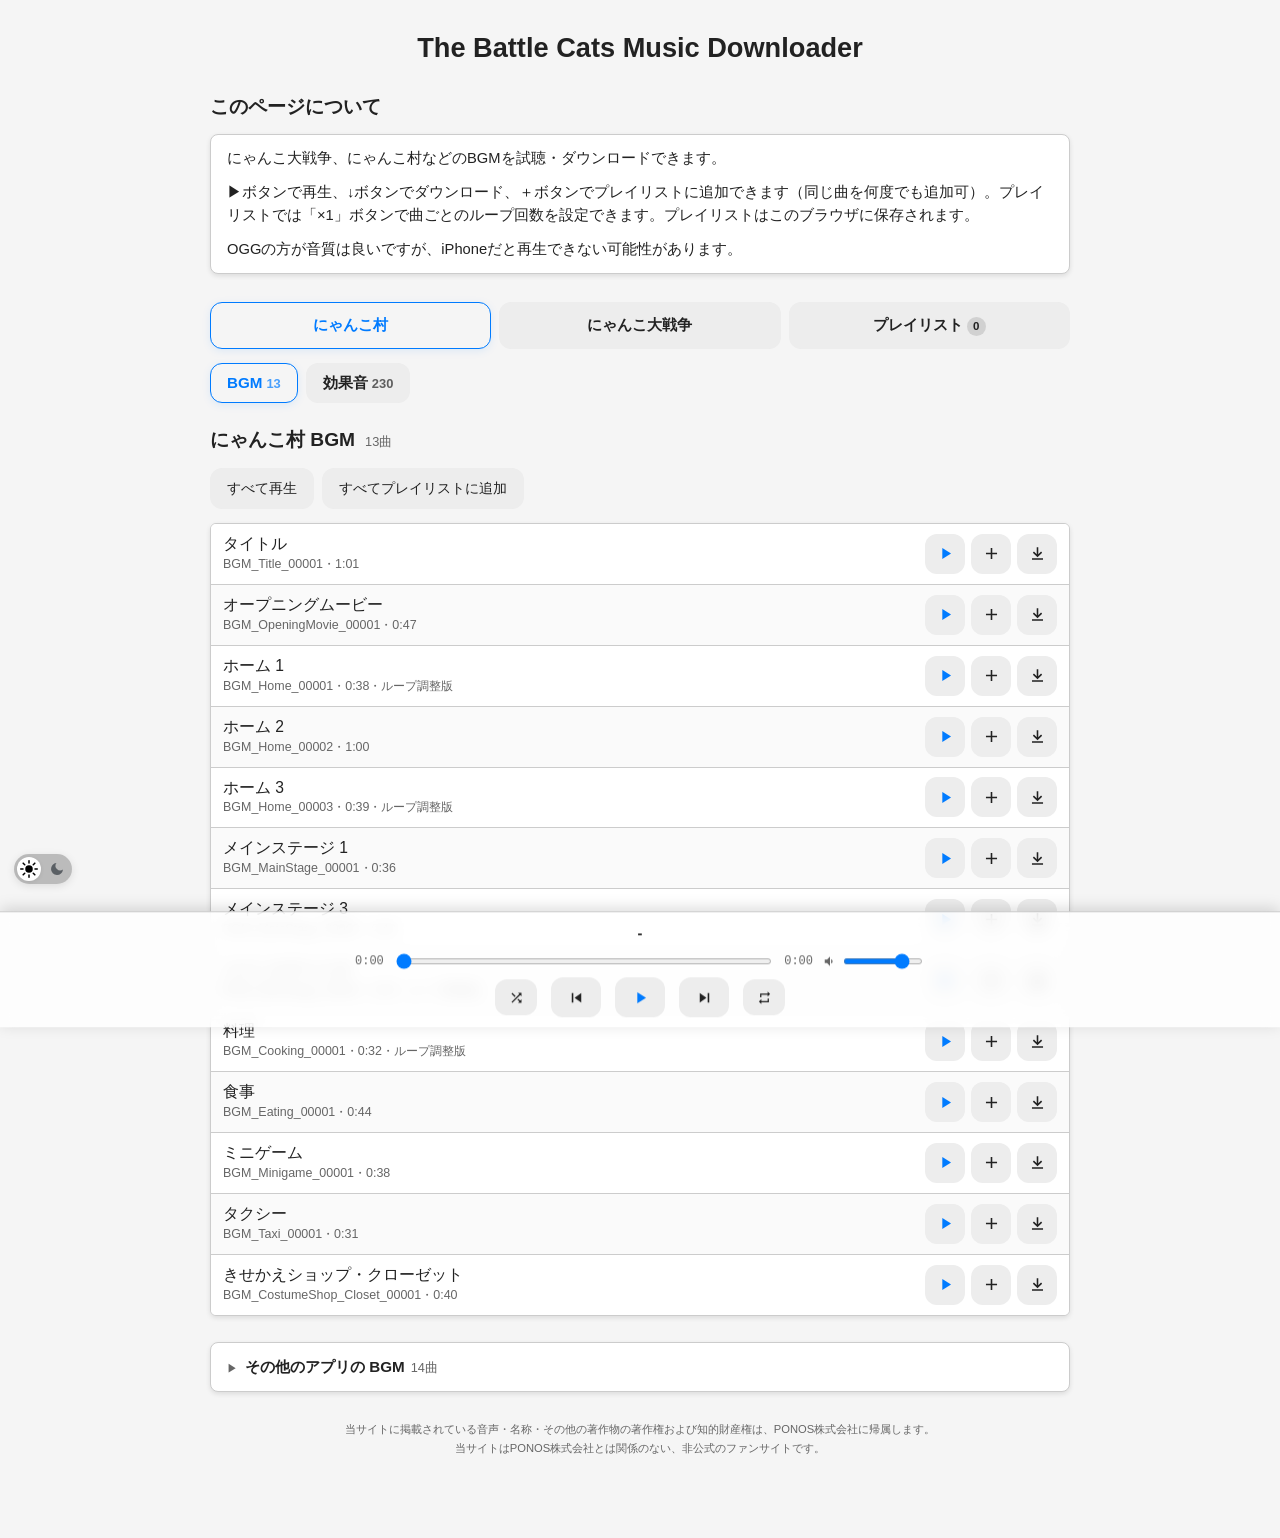
<file: index.html>
<!DOCTYPE html>
<html lang="ja">
<head>
<meta charset="UTF-8">
<meta name="viewport" content="width=device-width, initial-scale=1.0">
<title>BC Music Downloader</title>
<meta name="description" content="にゃんこ大戦争内の全ての音源を試聴、ダウンロードできます。">
<link rel="stylesheet" href="common.css">
<link rel="icon" type="image/x-icon" href="images/favicon.ico">
<link rel="apple-touch-icon" href="images/apple-touch-icon.png">
<meta property="og:title" content="BC Music Downloader">
<meta property="og:description" content="にゃんこ大戦争内の全ての音源を試聴、ダウンロードできます。">
<meta property="og:image" content="https://bmusic-test.vercel.app/images/preview.png">
<meta property="og:type" content="website">
<meta property="og:url" content="https://bmusic-test.vercel.app/">
<meta name="twitter:card" content="summary_large_image">
<meta name="twitter:title" content="BC Music Downloader">
<meta name="twitter:description" content="にゃんこ大戦争内の全ての音源を試聴、ダウンロードできます。">
<meta name="twitter:image" content="https://bmusic-test.vercel.app/images/preview.png">
</head>
<body>
<main>

  <header class="hero">
    <h1>The Battle Cats Music Downloader</h1>
  </header>

  <section>
    <h2 class="sec-title"><span class="bar"></span>このページについて</h2>
    <div class="lead-box">
      <p>にゃんこ大戦争、にゃんこ村などのBGMを試聴・ダウンロードできます。</p>
      <p>▶ボタンで再生、↓ボタンでダウンロード、＋ボタンでプレイリストに追加できます（同じ曲を何度でも追加可）。プレイリストでは「×1」ボタンで曲ごとのループ回数を設定できます。プレイリストはこのブラウザに保存されます。</p>
      <p>OGGの方が音質は良いですが、iPhoneだと再生できない可能性があります。</p>
    </div>
  </section>

  <div class="tab-row" role="tablist">
    <button class="tab-btn" data-tab="mura" role="tab" hidden>にゃんこ村</button>
    <button class="tab-btn active" data-tab="bc" role="tab">にゃんこ大戦争</button>
    <button class="tab-btn" data-tab="playlist" role="tab">プレイリスト<span class="badge" id="pl-badge">0</span></button>
  </div>

  <section class="tab-panel" id="panel-mura" hidden>
    <div class="chip-row kind-row" id="mura-kinds"></div>
    <div id="mura-bgm">
      <h2 class="sec-title"><span class="bar"></span>にゃんこ村 BGM<span class="count" id="bgm-count"></span></h2>
      <div class="toolbar">
        <button class="text-btn" id="bgm-play-all">すべて再生</button>
        <button class="text-btn" id="bgm-add-all">すべてプレイリストに追加</button>
      </div>
      <ul class="track-list" id="bgm-list"></ul>
    </div>
    <div id="mura-se" hidden>
      <h2 class="sec-title"><span class="bar"></span>にゃんこ村 効果音<span class="count" id="se-count"></span></h2>
      <select class="cat-select" id="se-cat" aria-label="種類で絞り込み"></select>
      <div class="toolbar">
        <input type="search" class="search-input" id="se-search" placeholder="ファイル名で検索（例: Assist, 00001）">
      </div>
      <ul class="track-list" id="se-list"></ul>
    </div>
  </section>

  <section class="tab-panel" id="panel-bc">
    <div class="chip-row kind-row" id="bc-fmts"></div>
    <div class="chip-row kind-row" id="bc-kinds"></div>
    <h2 class="sec-title"><span class="bar"></span><span id="bc-heading">にゃんこ大戦争</span><span class="count" id="bc-count"></span></h2>
    <select class="cat-select" id="bc-cat" aria-label="種類で絞り込み" hidden></select>
    <div class="toolbar">
      <input type="search" class="search-input" id="bc-search" placeholder="曲名・番号で検索（例: 西表島, 004）">
      <button class="text-btn" id="bc-play-all">表示中の曲をすべて再生</button>
    </div>
    <ul class="track-list" id="bc-list"></ul>
  </section>

  <section class="tab-panel" id="panel-playlist" hidden>
    <div class="shared-box" id="shared-box" hidden>
      <h2 class="sec-title"><span class="bar"></span>共有されたプレイリスト<span class="count" id="shared-count"></span></h2>
      <div class="toolbar">
        <button class="text-btn" id="shared-play">再生</button>
        <button class="text-btn" id="shared-append">自分のプレイリストに追加</button>
        <button class="text-btn" id="shared-replace">自分のプレイリストと置き換え</button>
        <button class="text-btn danger" id="shared-close">閉じる</button>
      </div>
      <ul class="track-list" id="shared-list"></ul>
    </div>

    <h2 class="sec-title"><span class="bar"></span>プレイリスト<span class="count" id="pl-count"></span></h2>
    <div class="toolbar">
      <button class="text-btn" id="pl-play">最初から再生</button>
      <button class="text-btn" id="pl-shuffle-play">シャッフル再生</button>
      <button class="text-btn" id="pl-share">共有URLをコピー</button>
      <button class="text-btn danger" id="pl-clear">すべて削除</button>
    </div>
    <ul class="track-list" id="pl-list"></ul>
    <div class="empty-box" id="pl-empty">プレイリストは空です。<br>各曲の ＋ ボタンで追加できます。</div>

    <div class="save-row">
      <input type="text" class="search-input" id="save-name" placeholder="プレイリスト名を入力..." autocomplete="off">
      <button class="text-btn" id="save-btn">名前を付けて保存</button>
    </div>
    <div id="saved-box"></div>
  </section>

  <details class="other-box" id="other-box" hidden>
    <summary>その他のアプリの BGM<span class="n" id="other-count"></span></summary>
    <div class="other-body">
      <p class="sub-note">にゃんこ大泥棒・にゃんこ新日本・にゃんこクエスト・ネコホッピングのBGMです。</p>
      <div class="toolbar">
        <button class="text-btn" id="other-play-all">すべて再生</button>
        <button class="text-btn" id="other-add-all">すべてプレイリストに追加</button>
      </div>
      <ul class="track-list" id="other-list"></ul>
    </div>
  </details>

  <div class="footer-text">
    当サイトに掲載されている音声・名称・その他の著作物の著作権および知的財産権は、PONOS株式会社に帰属します。<br>
    当サイトはPONOS株式会社とは関係のない、非公式のファンサイトです。
  </div>

</main>

<div id="player" aria-label="プレイヤー">
  <div class="player-inner">
    <div class="player-now">
      <div class="player-title" id="pp-title">-</div>
      <div class="player-source" id="pp-source"></div>
    </div>
    <div class="player-seek">
      <span id="pp-cur">0:00</span>
      <input type="range" id="pp-seek" min="0" max="1000" value="0" aria-label="再生位置">
      <span id="pp-dur">0:00</span>
      <div class="volume-wrap">
        <svg viewBox="0 0 24 24" width="14" height="14" fill="currentColor"><path d="M3 9v6h4l5 5V4L7 9H3zm13.5 3A4.5 4.5 0 0 0 14 8v8a4.5 4.5 0 0 0 2.5-4z"/></svg>
        <input type="range" id="pp-vol" min="0" max="100" value="80" aria-label="音量">
      </div>
    </div>
    <div class="player-controls">
      <button class="icon-btn small" id="pp-shuffle" title="シャッフル" aria-label="シャッフル"><svg viewBox="0 0 24 24"><path d="M10.6 9.2 5.4 4 4 5.4l5.2 5.2 1.4-1.4zM14.5 4l2 2L4 18.6 5.4 20 18 7.5l2 2V4h-5.5zm.3 9.4-1.4 1.4 3.1 3.1-2 2.1H20v-5.5l-2 2-3.2-3.1z"/></svg></button>
      <button class="icon-btn" id="pp-prev" title="前へ" aria-label="前へ"><svg viewBox="0 0 24 24"><path d="M6 6h2v12H6zm3.5 6 8.5 6V6z"/></svg></button>
      <button class="icon-btn play" id="pp-toggle" title="再生/一時停止" aria-label="再生/一時停止"><svg viewBox="0 0 24 24"><path d="M8 5v14l11-7z"/></svg></button>
      <button class="icon-btn" id="pp-next" title="次へ" aria-label="次へ"><svg viewBox="0 0 24 24"><path d="M6 18l8.5-6L6 6v12zM16 6v12h2V6h-2z"/></svg></button>
      <button class="icon-btn small" id="pp-repeat" title="リピート" aria-label="リピート"><svg viewBox="0 0 24 24"><path d="M7 7h10v3l4-4-4-4v3H5v6h2V7zm10 10H7v-3l-4 4 4 4v-3h12v-6h-2v4z"/></svg></button>
    </div>
  </div>
</div>

<div id="toast"></div>

<div id="fixed-bottom-left">
  <div id="dark-toggle" onclick="toggleDark()" title="ダークモード切替" role="button" tabindex="0" aria-label="ダークモード切替">
    <div id="toggle-track">
      <div id="toggle-thumb"></div>
      <div class="icon-container sun-container">
        <svg viewBox="0 0 24 24" width="18" height="18"><circle cx="12" cy="12" r="5" fill="currentColor"/><g stroke="currentColor" stroke-width="2" stroke-linecap="round"><line x1="12" y1="1" x2="12" y2="4"/><line x1="12" y1="20" x2="12" y2="23"/><line x1="4.22" y1="4.22" x2="6.34" y2="6.34"/><line x1="17.66" y1="17.66" x2="19.78" y2="19.78"/><line x1="1" y1="12" x2="4" y2="12"/><line x1="20" y1="12" x2="23" y2="12"/><line x1="4.22" y1="19.78" x2="6.34" y2="17.66"/><line x1="17.66" y1="6.34" x2="19.78" y2="4.22"/></g></svg>
      </div>
      <div class="icon-container moon-container">
        <svg viewBox="0 0 24 24" width="16" height="16"><path d="M21 12.79A9 9 0 1 1 11.21 3 7 7 0 0 0 21 12.79z" fill="currentColor"/></svg>
      </div>
    </div>
  </div>
</div>

<script>
function toggleDark() {
  document.body.classList.toggle('dark');
  try { localStorage.setItem('darkMode', document.body.classList.contains('dark') ? '1' : '0'); } catch (e) {}
}
(function initDark() {
  var saved = null;
  try { saved = localStorage.getItem('darkMode'); } catch (e) {}
  var dark = saved === null ? window.matchMedia('(prefers-color-scheme: dark)').matches : saved === '1';
  document.body.classList.toggle('dark', dark);
  document.getElementById('dark-toggle').addEventListener('keydown', function (e) {
    if (e.key === 'Enter' || e.key === ' ') { e.preventDefault(); toggleDark(); }
  });
})();
</script>
<script src="js/app.js"></script>
</body>
</html>
</file>
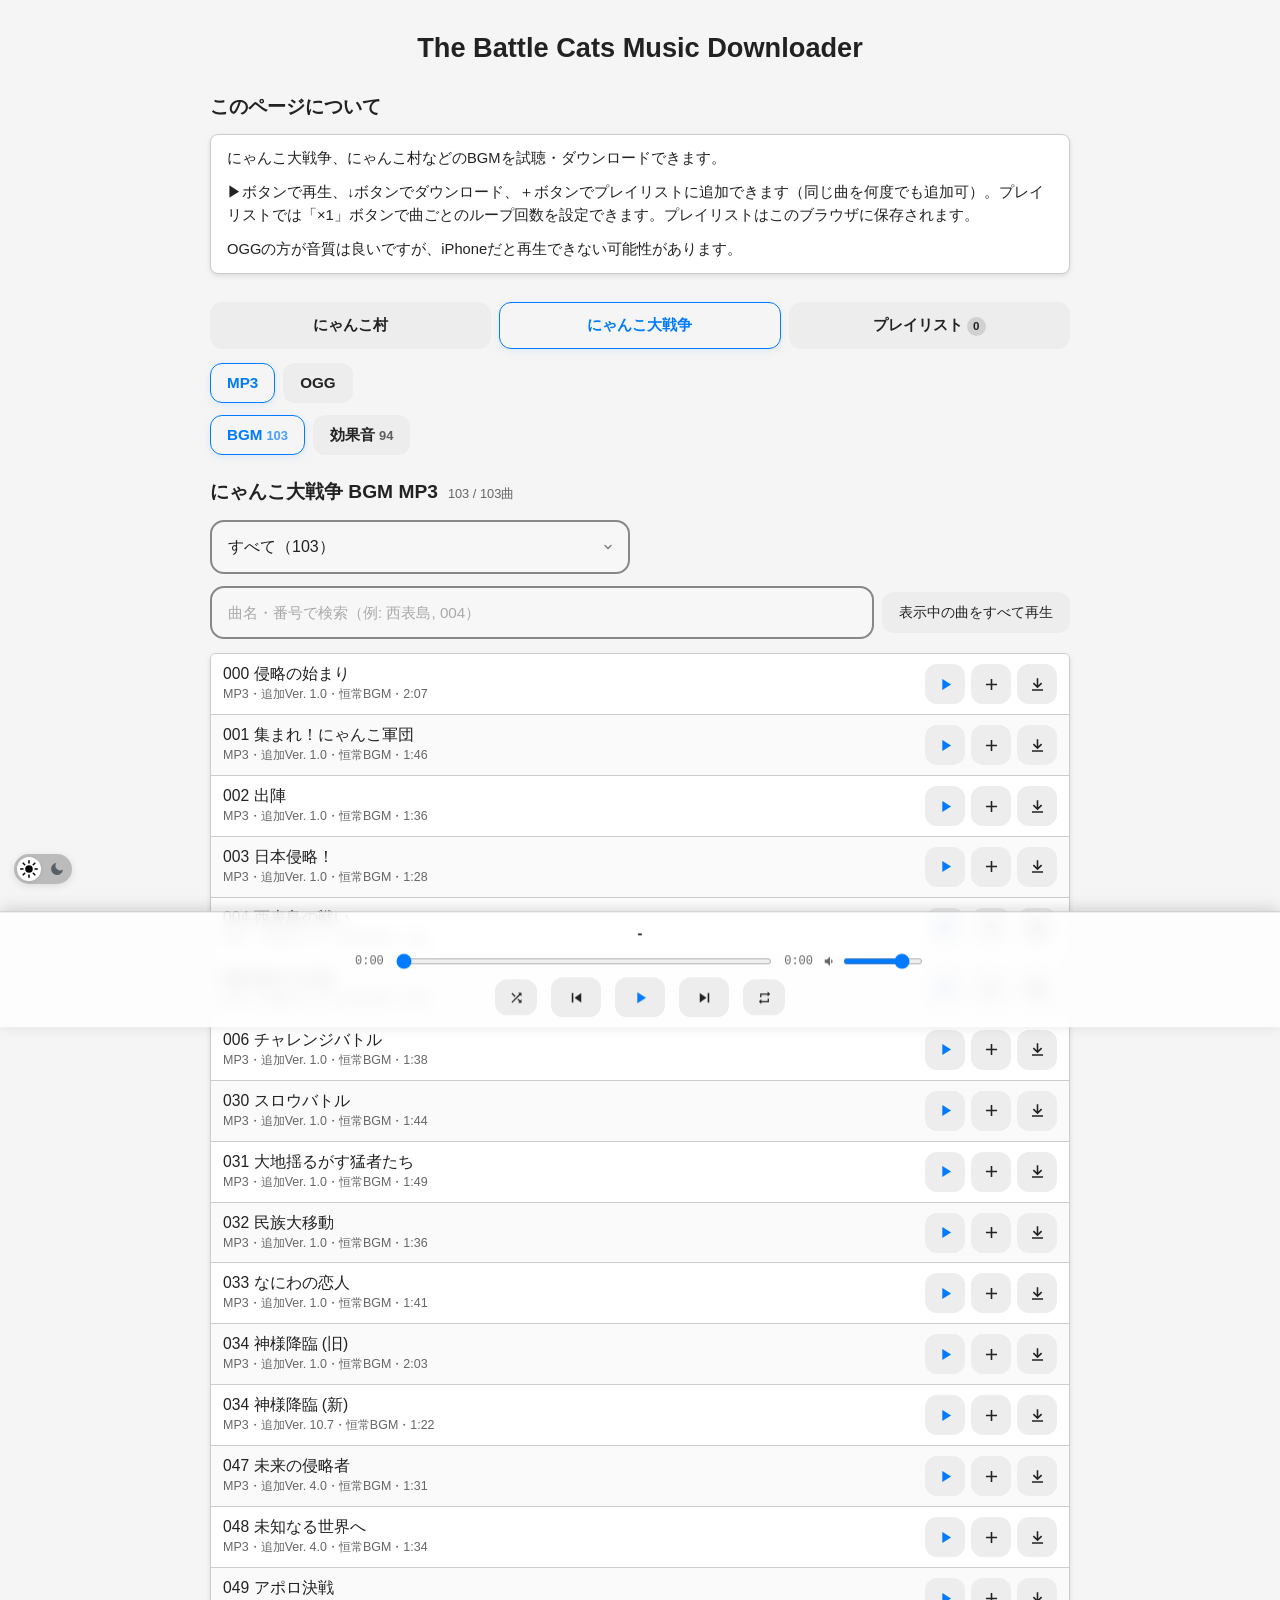
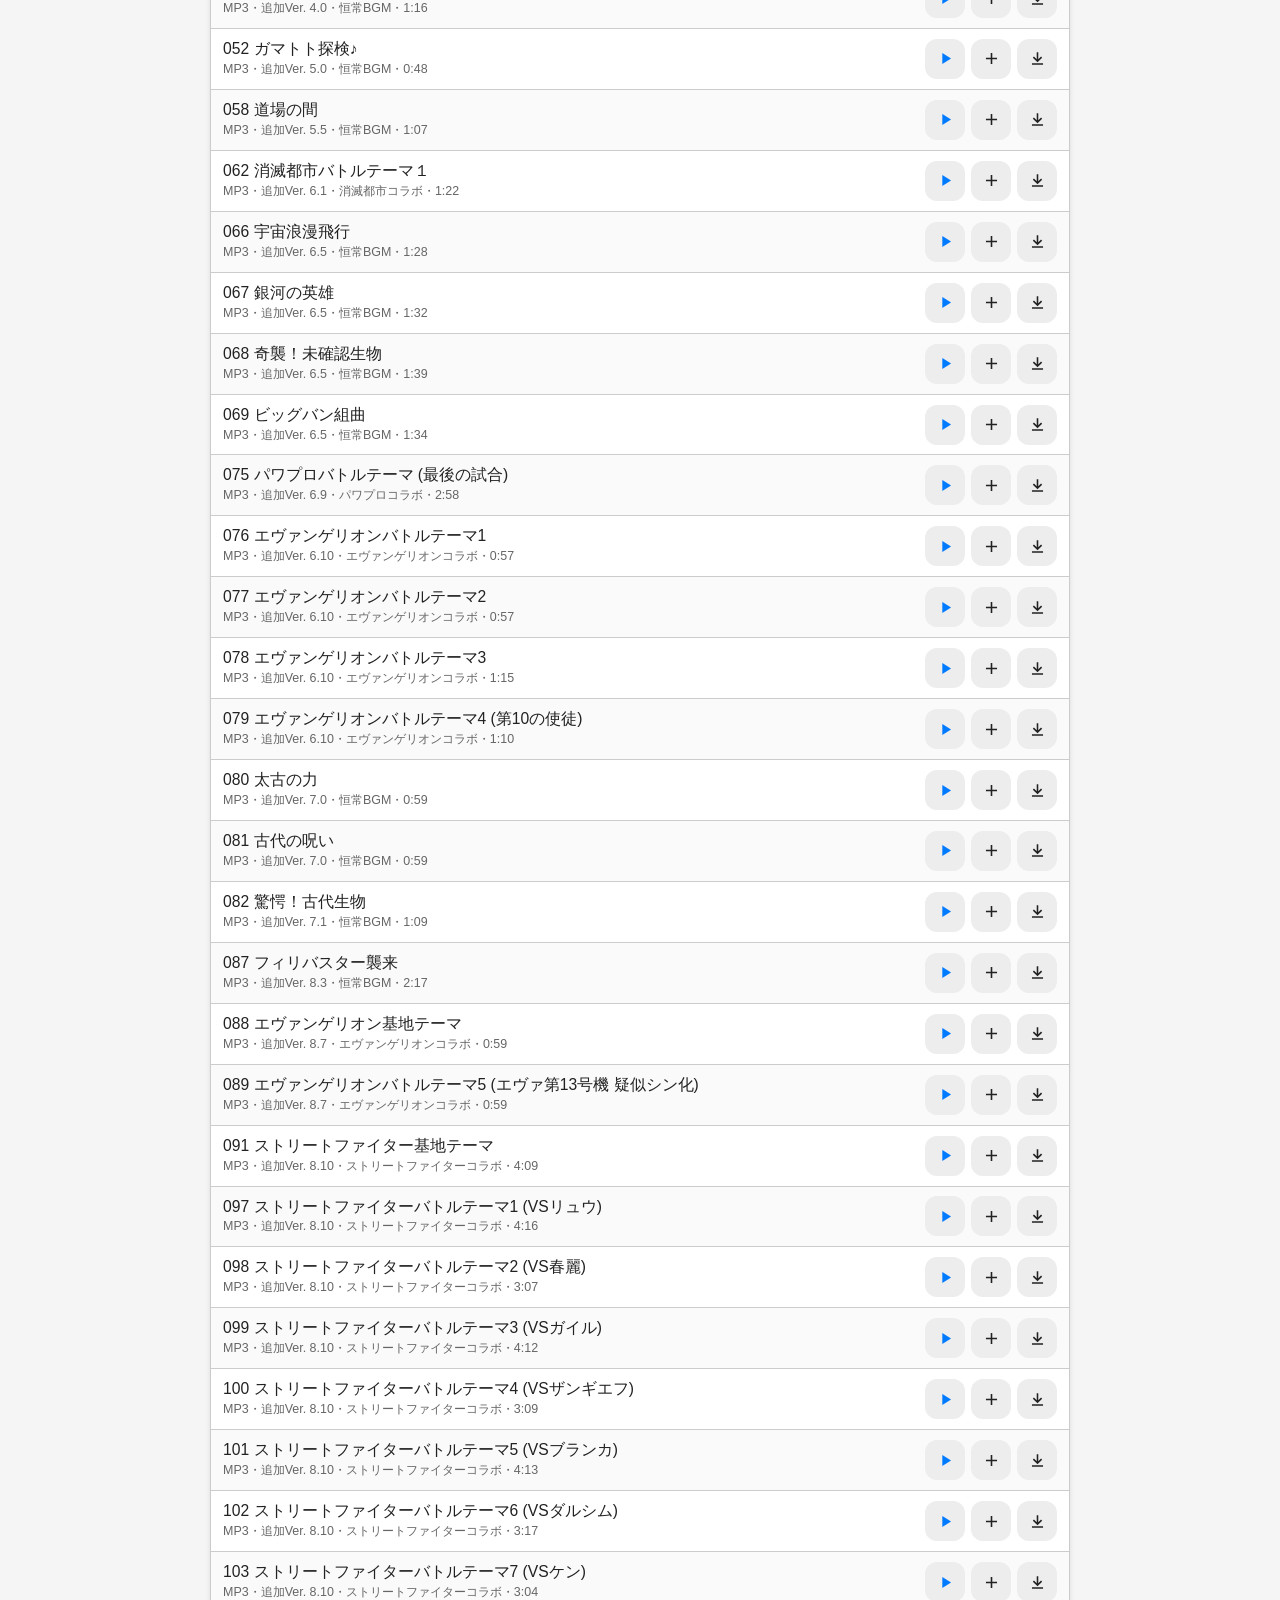
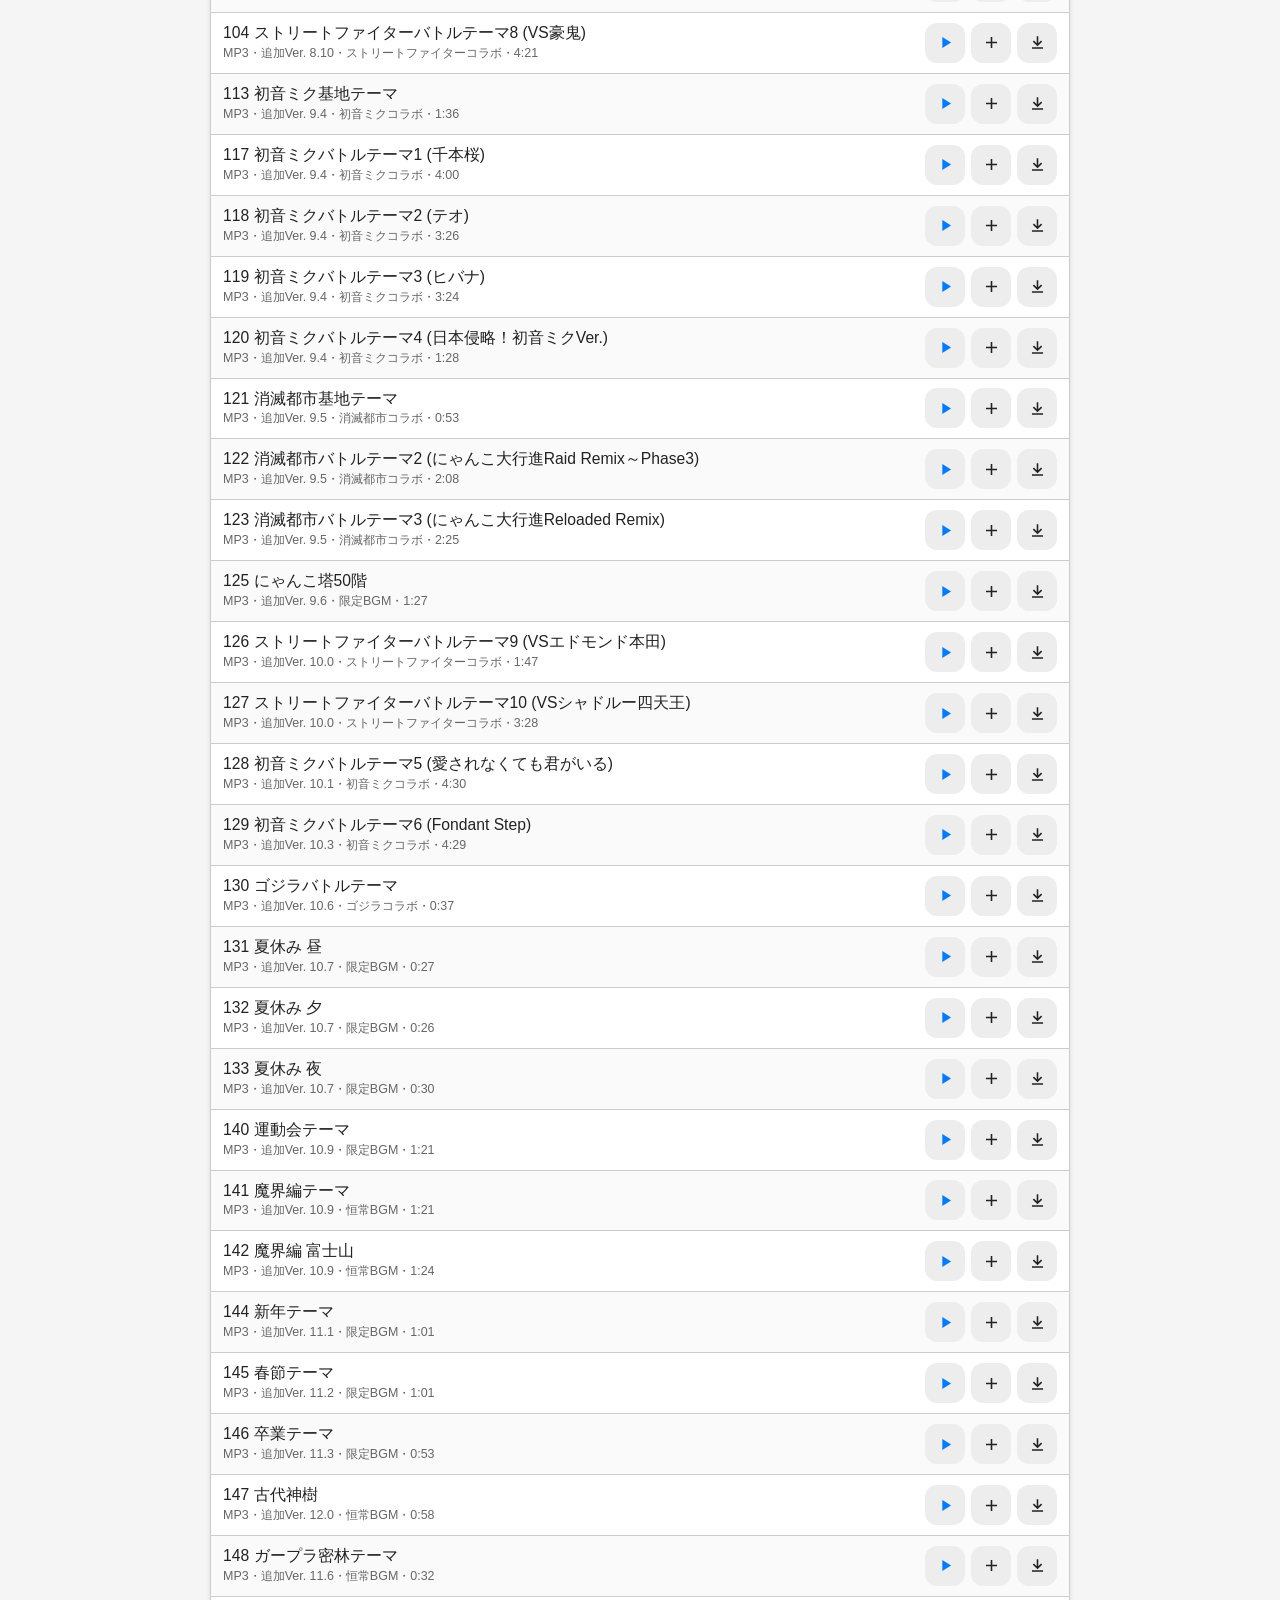
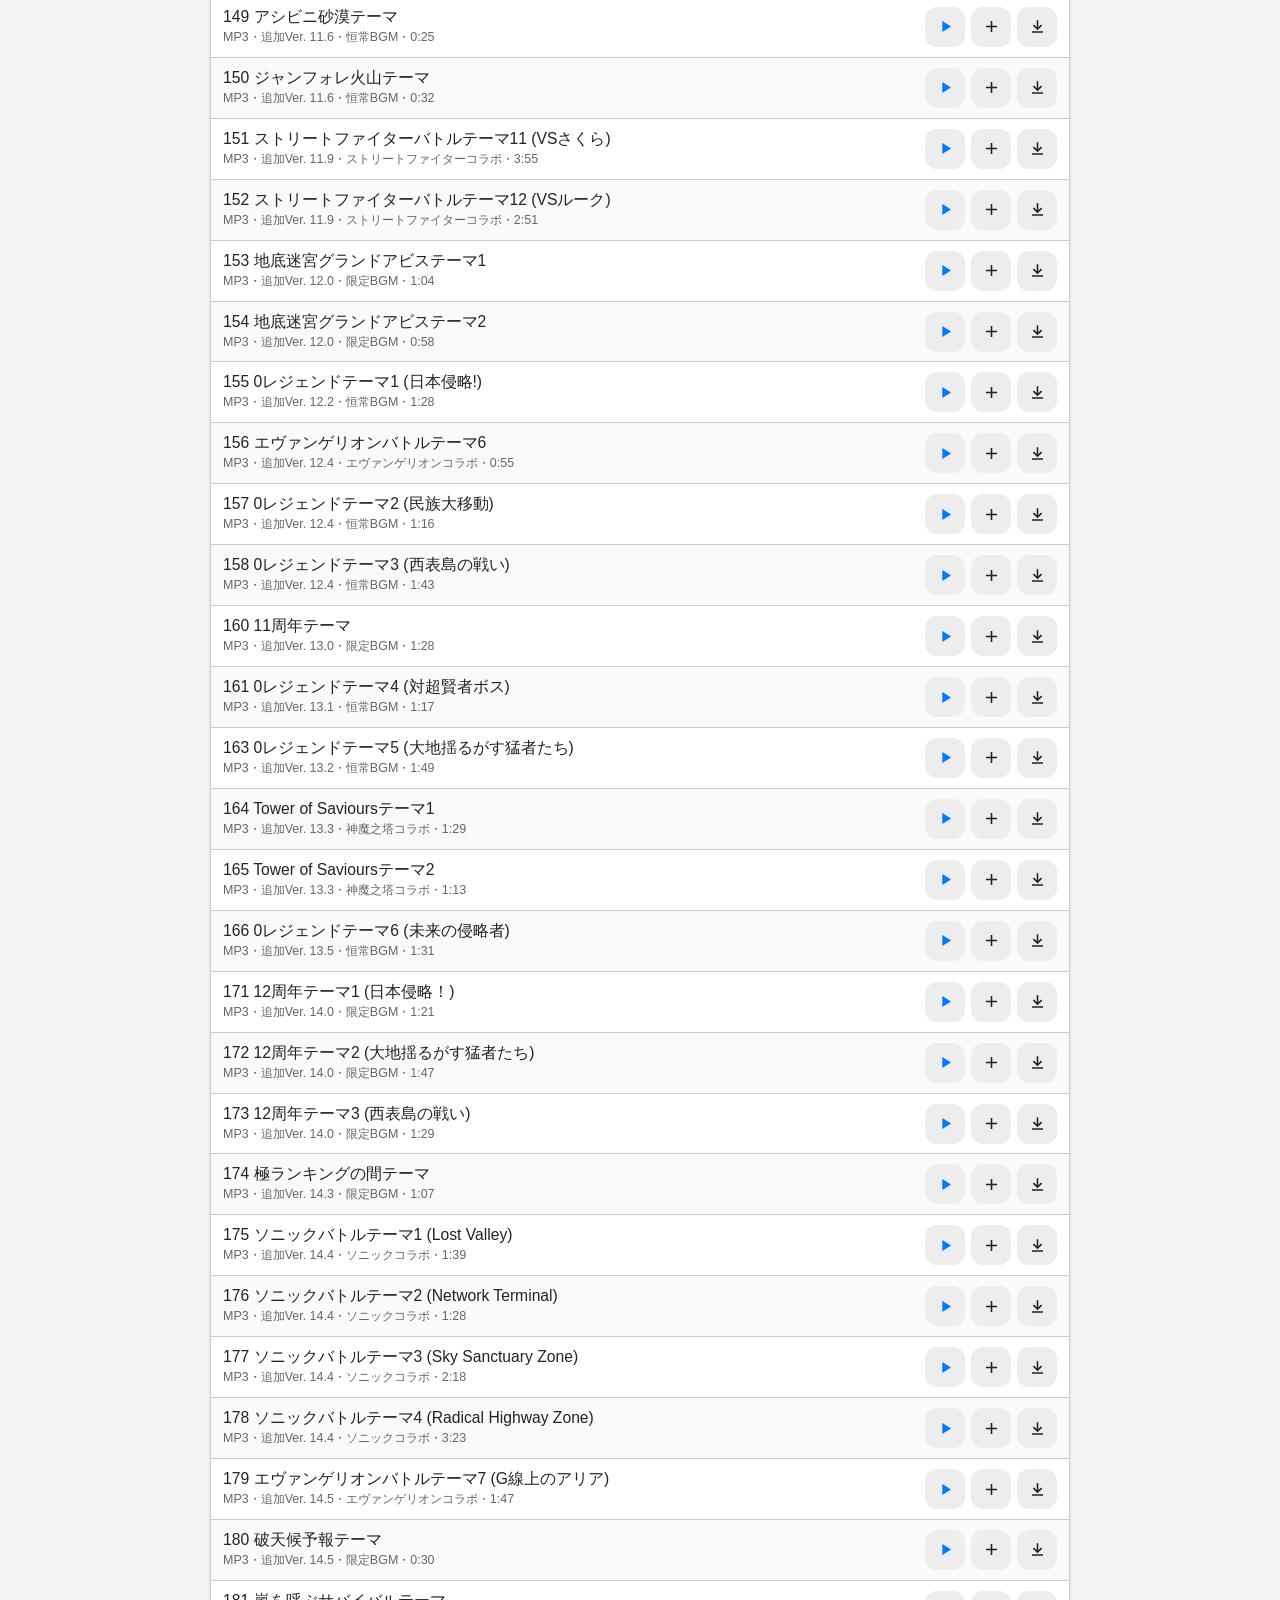
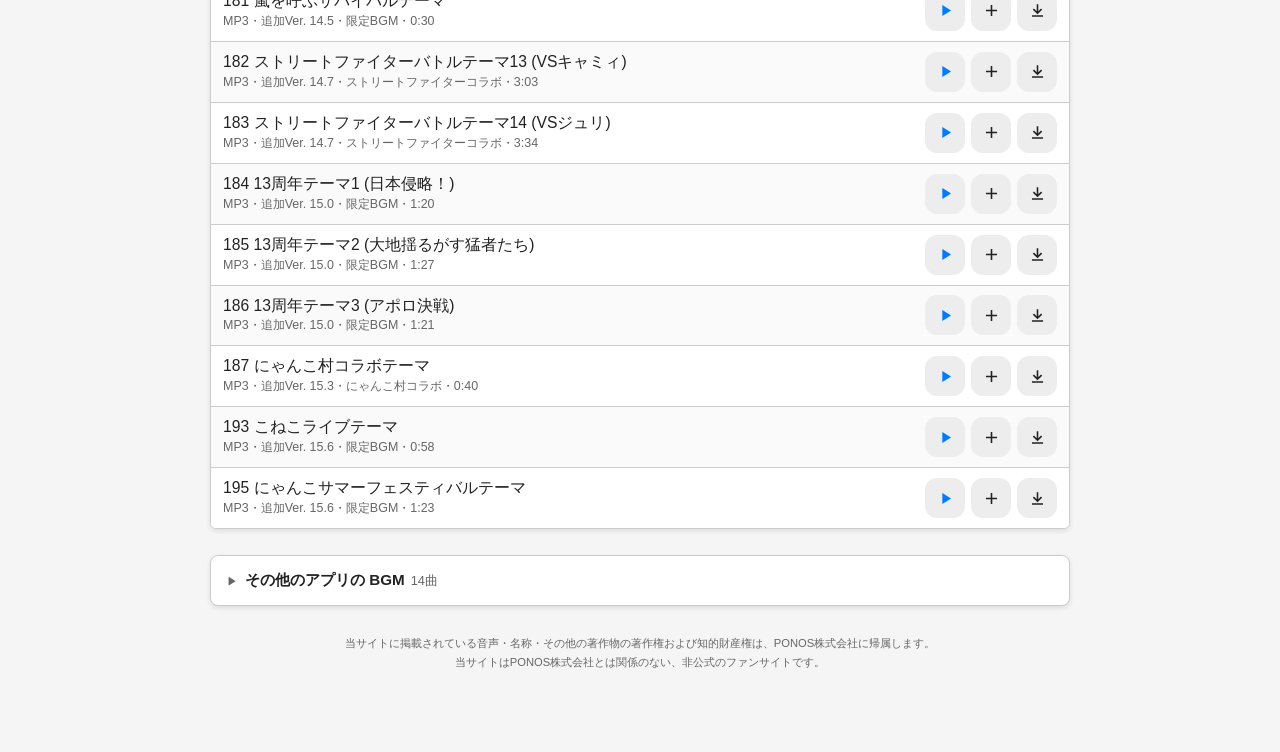
<file: mp3.html>
<!DOCTYPE html>
<html lang="ja"><head><meta charset="UTF-8"><title>BC Music Downloader</title>
<script>
(function () {
  var qs = new URLSearchParams(location.search);
  qs.set('tab', 'bc'); qs.set('fmt', 'mp3');
  location.replace('index.html?' + qs.toString());
})();
</script>
<noscript><meta http-equiv="refresh" content="0; url=index.html"></noscript>
</head><body><p><a href="index.html">BC Music Downloader</a> に移動しました。</p></body></html>
</file>
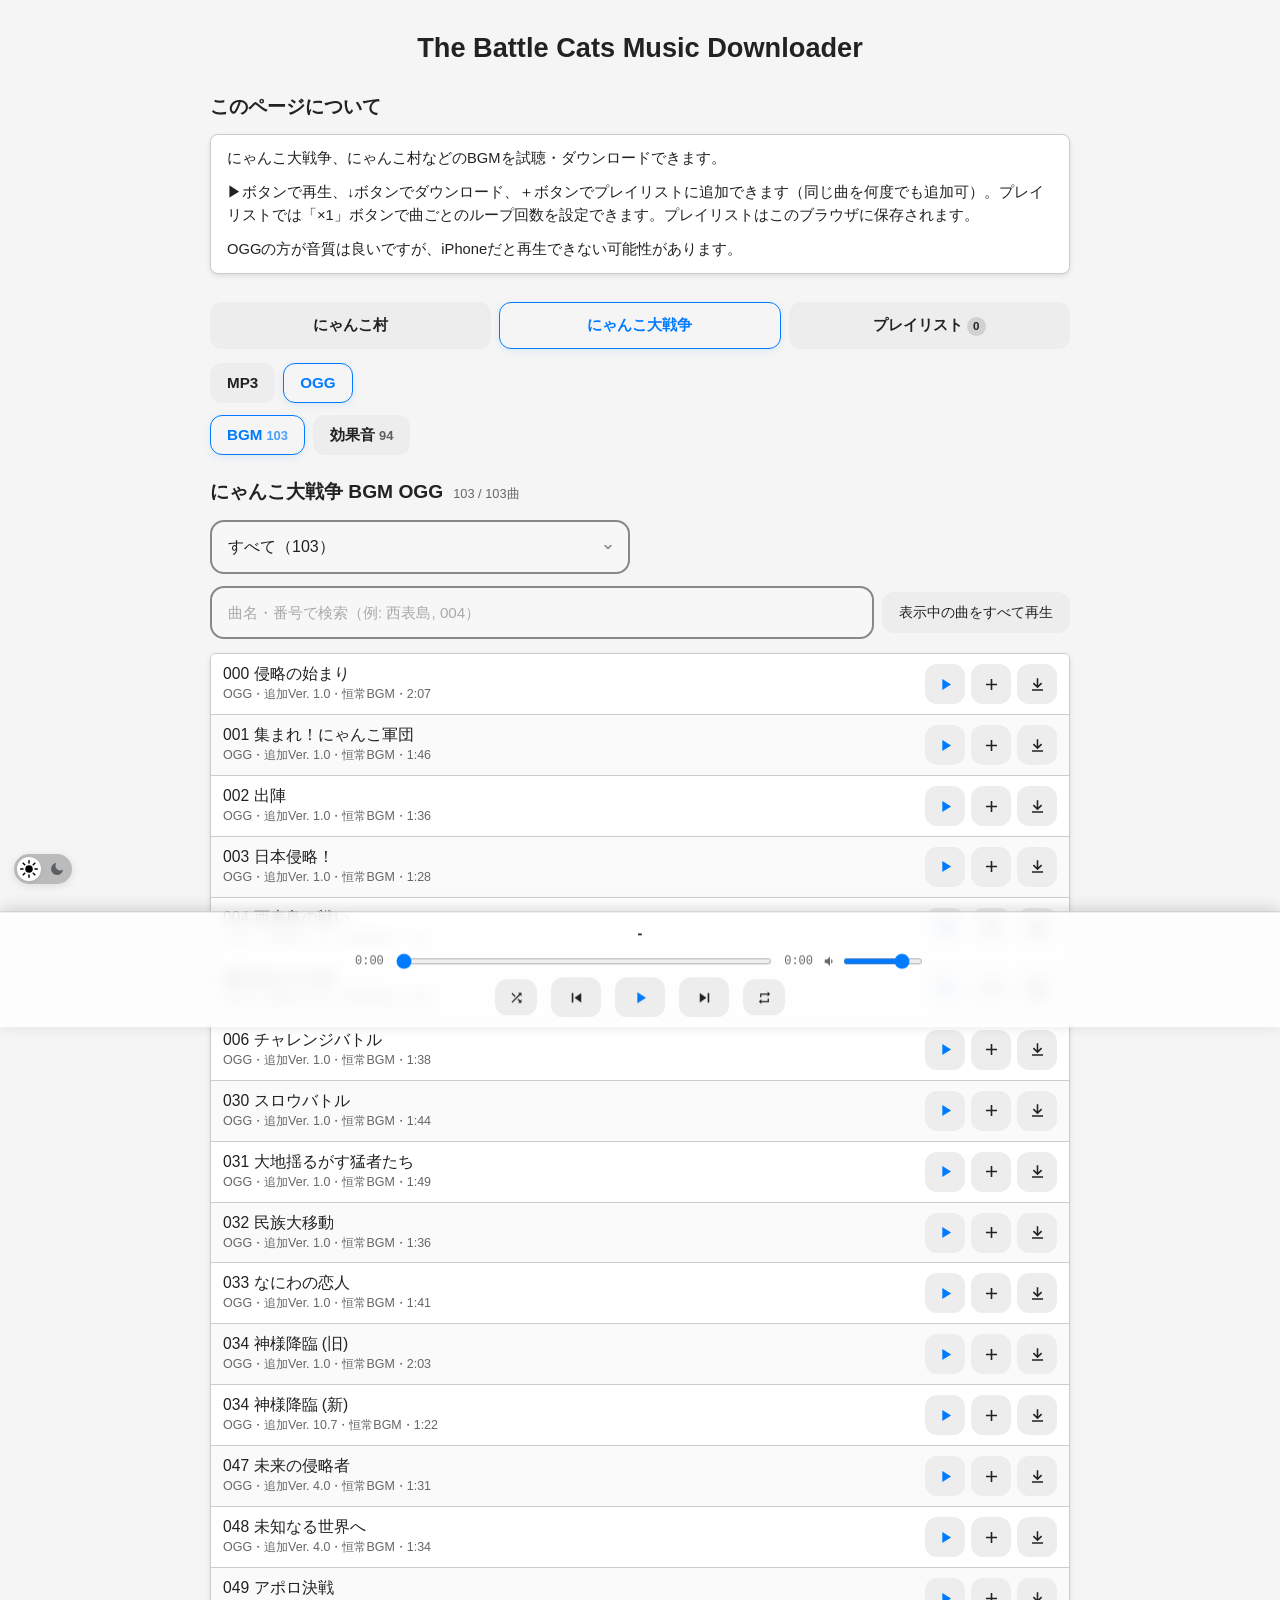
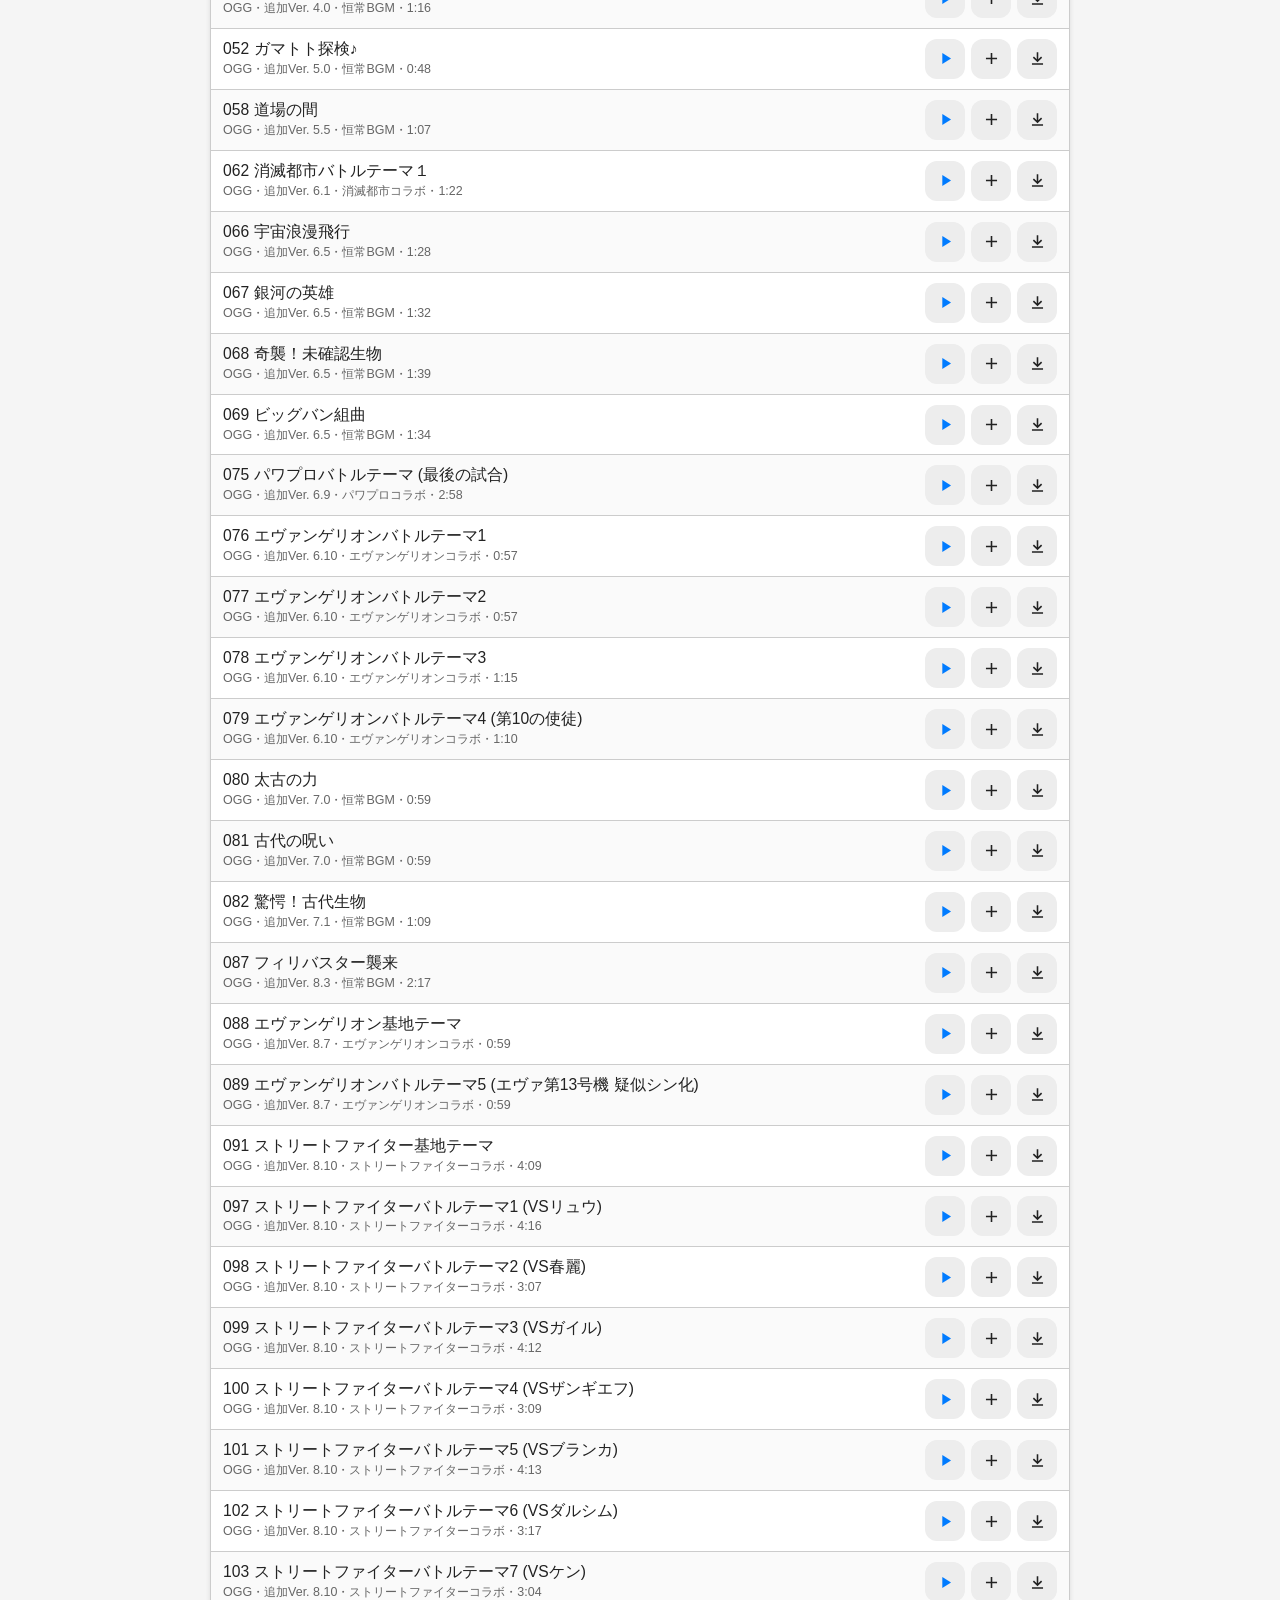
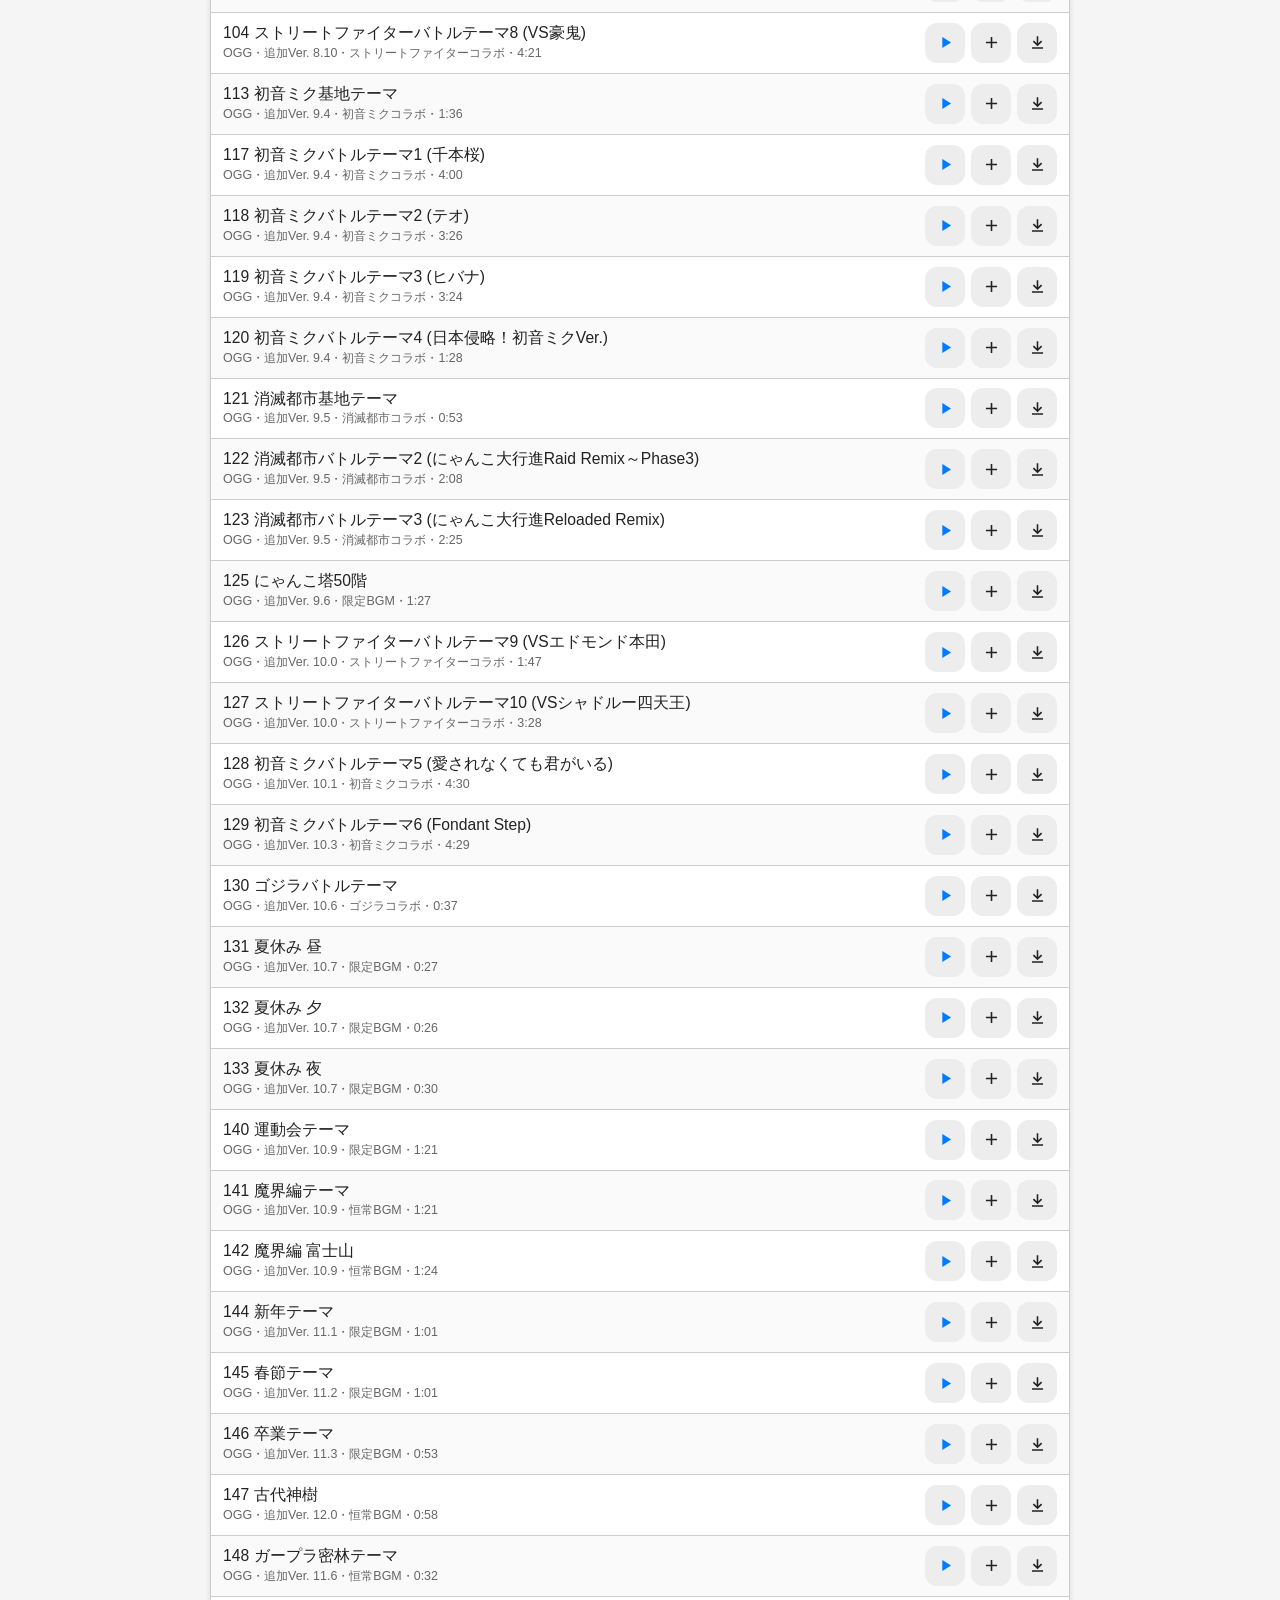
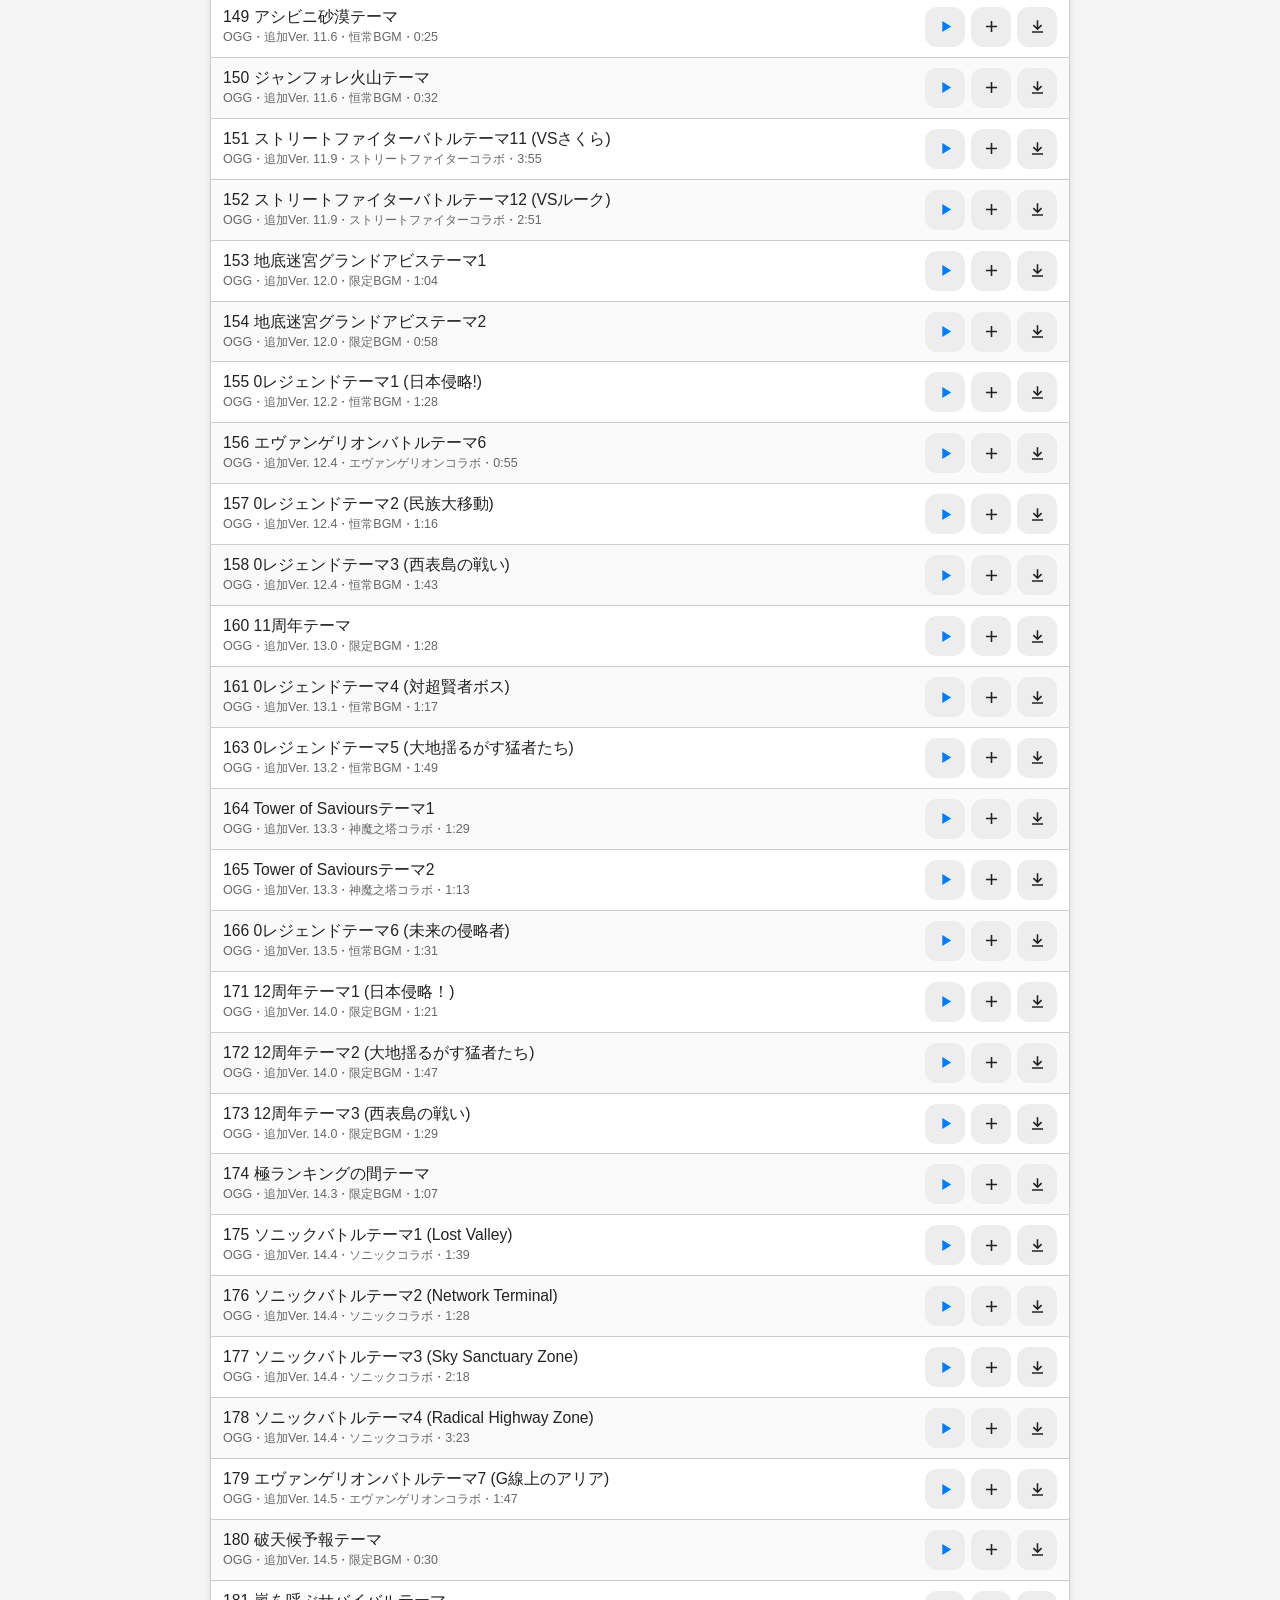
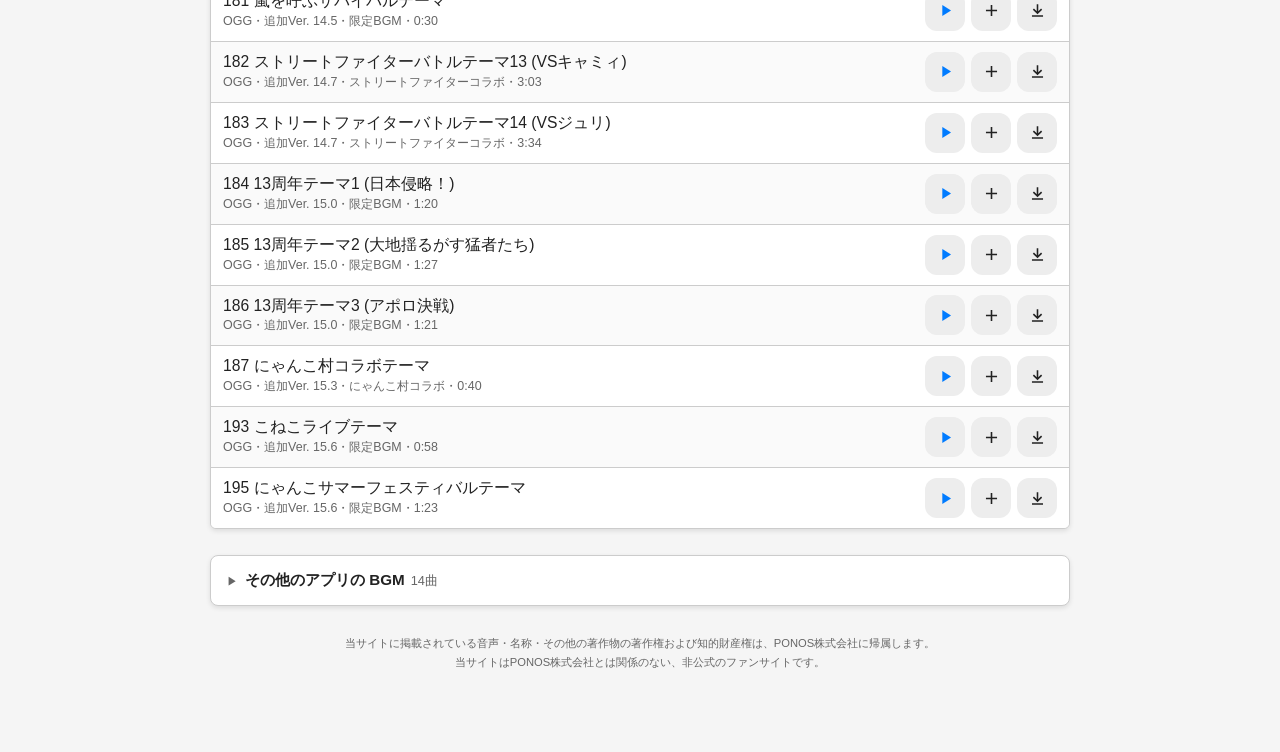
<file: ogg.html>
<!DOCTYPE html>
<html lang="ja"><head><meta charset="UTF-8"><title>BC Music Downloader</title>
<script>
(function () {
  var qs = new URLSearchParams(location.search);
  qs.set('tab', 'bc'); qs.set('fmt', 'ogg');
  location.replace('index.html?' + qs.toString());
})();
</script>
<noscript><meta http-equiv="refresh" content="0; url=index.html"></noscript>
</head><body><p><a href="index.html">BC Music Downloader</a> に移動しました。</p></body></html>
</file>
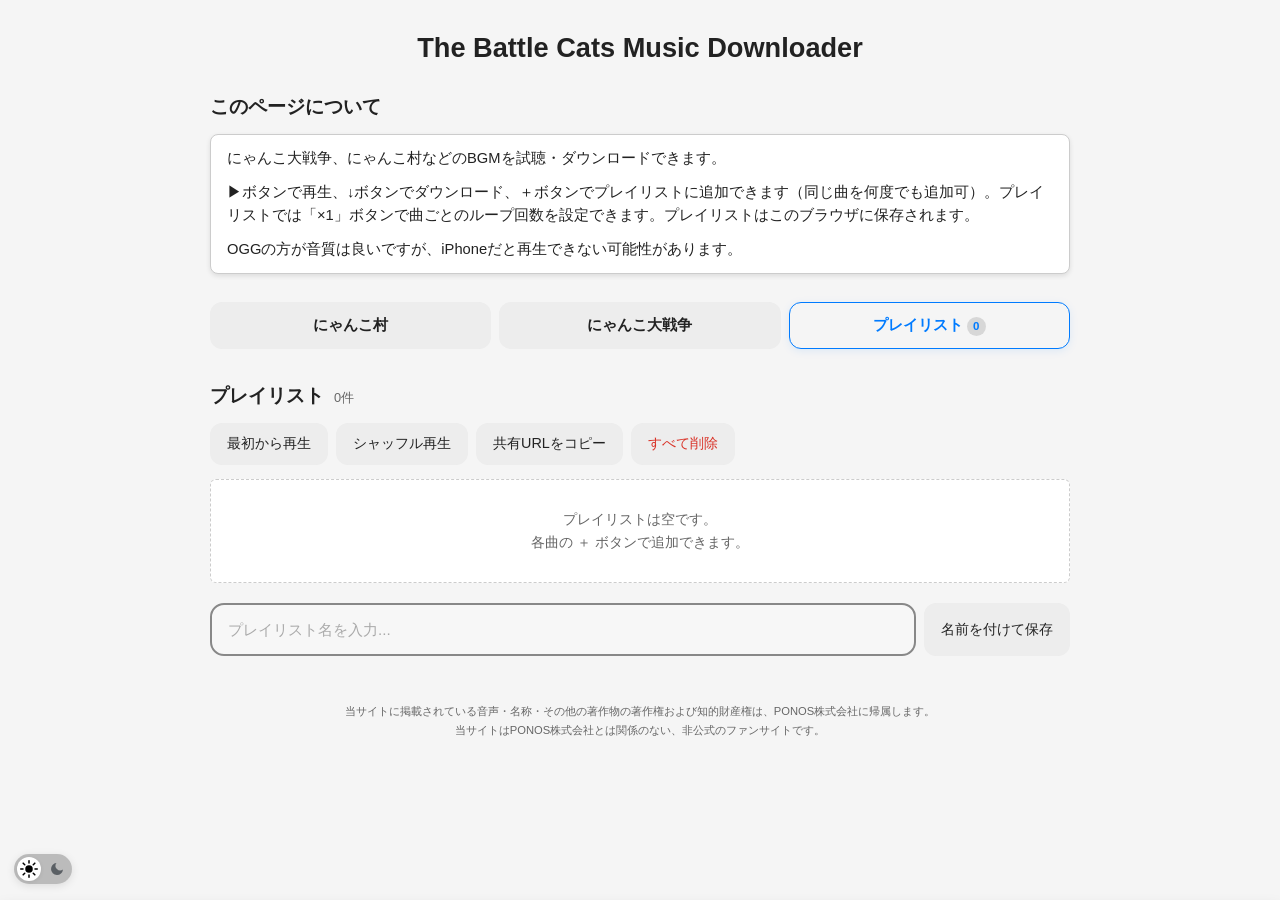
<file: playlist.html>
<!DOCTYPE html>
<html lang="ja"><head><meta charset="UTF-8"><title>BC Music Downloader</title>
<script>
(function () {
  var qs = new URLSearchParams(location.search);
  qs.set('tab', 'playlist');
  location.replace('index.html?' + qs.toString());
})();
</script>
<noscript><meta http-equiv="refresh" content="0; url=index.html"></noscript>
</head><body><p><a href="index.html">BC Music Downloader</a> に移動しました。</p></body></html>
</file>
<file: common.css>
/* ==========================================================
   BC Music Downloader — 元サイトの common.css の見た目に寄せたデザイン
   色・サイズは下の :root(ライト)と body.dark(ダーク)の変数で変えられます
   ========================================================== */
:root {
  --bg: #f5f5f5;
  --card-bg: #ffffff;
  --text: #222222;
  --sub-text: #666666;
  --border: #cccccc;
  --table-head: #e8e8e8;
  --table-stripe: #fafafa;
  --accent: #007bff;
  --btn: #ededed;
  --btn-hover: #d6d6d6;
  --btn-text: #222222;
  --input-bg: #f7f7f7;
  --input-border: #888888;
  --input-focus-bg: #ffffff;
  --input-focus-border: #007bff;
  --highlight-bg: #e5f1ff;
  --shadow: rgba(0, 0, 0, 0.1);
  --player-bg: rgba(255, 255, 255, 0.8);
  --saved-bg: #f9f9f9;
  --saved-item-bg: #ffffff;
  --saved-item-border: #cccccc;
  --danger: #d93025;
}
body.dark {
  --bg: #222222;
  --card-bg: #222222;
  --text: #ffffff;
  --sub-text: #aaaaaa;
  --border: #444444;
  --table-head: #444444;
  --table-stripe: #2a2a2a;
  --accent: #2884ff;
  --btn: #444444;
  --btn-hover: #666666;
  --btn-text: #eeeeee;
  --input-bg: #222222;
  --input-border: #2884ff;
  --input-focus-bg: #222222;
  --input-focus-border: #82b1ff;
  --highlight-bg: #1f3350;
  --shadow: rgba(0, 0, 0, 0.5);
  --player-bg: rgba(30, 30, 30, 0.8);
  --saved-bg: #2a2a2a;
  --saved-item-bg: #333333;
  --saved-item-border: #555555;
  --danger: #ff7b72;
}

* { box-sizing: border-box; }

body {
  margin: 0;
  padding: 20px;
  font-family: sans-serif, -apple-system, "Hiragino Sans", "Noto Sans JP", "Yu Gothic";
  line-height: 1.6;
  background: var(--bg);
  color: var(--text);
  -webkit-text-size-adjust: 100%;
  transition: background 0.3s, color 0.3s;
}
main {
  max-width: 860px;
  margin: 0 auto;
  padding-bottom: 60px;
}
body.player-open main { padding-bottom: 200px; }

header.hero { text-align: center; }
header.hero h1 { font-size: 1.7rem; margin: 6px 0 18px; }

section { padding: 0 0 18px; }

h2.sec-title {
  display: flex;
  align-items: baseline;
  gap: 10px;
  flex-wrap: wrap;
  margin: 22px 0 12px;
  font-size: 1.2rem;
  font-weight: bold;
}
h2.sec-title .bar { display: none; }
h2.sec-title .count { font-size: 0.8rem; font-weight: normal; color: var(--sub-text); }
h3.sub-title { font-size: 1rem; margin: 18px 0 8px; }

p { margin: 0 0 10px; font-size: 0.92rem; }
p:last-child { margin-bottom: 0; }

.lead-box {
  padding: 12px 16px;
  background: var(--card-bg);
  border: 1px solid var(--border);
  border-radius: 8px;
  box-shadow: 0 2px 5px var(--shadow);
  font-size: 0.9rem;
}

/* ===== タブ・絞り込みボタン (元サイトの .simple-btn / .loop-label の見た目) ===== */
.tab-row {
  display: flex;
  gap: 8px;
  position: sticky;
  top: 0;
  z-index: 50;
  margin-bottom: 4px;
  padding: 10px 0;
  background: var(--bg);
}
.tab-btn, .chip, .text-btn {
  font: inherit;
  color: var(--btn-text);
  background: var(--btn);
  border: 1.5px solid transparent;
  border-radius: 12px;
  cursor: pointer;
  transition: background 0.2s, color 0.2s, border-color 0.2s;
}
.tab-btn:hover, .chip:hover, .text-btn:hover { background: var(--btn-hover); }
.tab-btn:focus-visible, .chip:focus-visible, .text-btn:focus-visible,
.icon-btn:focus-visible, .loop-btn:focus-visible { outline: 2px solid var(--accent); outline-offset: 2px; }

.tab-btn {
  flex: 1;
  padding: 10px 4px;
  font-size: 0.95rem;
  font-weight: bold;
  text-decoration: none;
  text-align: center;
}
.tab-btn.active, .chip.active {
  background: var(--bg);
  border-color: var(--accent);
  color: var(--accent);
  box-shadow: 0 2px 8px rgba(0, 123, 255, 0.1);
}
.tab-btn .badge {
  display: inline-block;
  min-width: 1.5em;
  margin-left: 4px;
  padding: 0 6px;
  border-radius: 10px;
  font-size: 0.72rem;
  background: rgba(127, 127, 127, 0.25);
}
.tab-btn[hidden], .tab-panel[hidden], .other-box[hidden], .cat-select[hidden], .chip-row[hidden] { display: none; }

.chip-row { display: flex; flex-wrap: wrap; gap: 8px; margin: 0 0 12px; }
.chip { padding: 7px 16px; font-size: 0.95rem; }
.chip .n { margin-left: 4px; opacity: 0.7; font-size: 0.85em; }
.kind-row .chip { font-weight: bold; }

.toolbar { display: flex; flex-wrap: wrap; align-items: center; gap: 8px; margin: 0 0 14px; }
.text-btn { padding: 8px 16px; font-size: 0.9rem; white-space: nowrap; }
.text-btn.danger { color: var(--danger); }

/* ===== 検索欄・プルダウン (元サイトの大きな検索欄) ===== */
.search-input, .cat-select {
  display: block;
  width: 100%;
  padding: 12px 16px;
  font: inherit;
  font-size: 16px;
  color: var(--btn-text);
  background: var(--input-bg);
  border: 2.5px solid var(--input-border);
  border-radius: 14px;
  transition: border-color 0.2s, background 0.2s;
}
.toolbar .search-input { flex: 1 1 260px; width: auto; }
.search-input:focus, .cat-select:focus {
  outline: none;
  background: var(--input-focus-bg);
  border-color: var(--input-focus-border);
}
.search-input::placeholder { color: #aaa; font-size: 0.95rem; }
.cat-select {
  max-width: 420px;
  margin: 0 0 12px;
  padding-right: 40px;
  background-image: url("data:image/svg+xml,%3Csvg xmlns='http://www.w3.org/2000/svg' width='12' height='12' viewBox='0 0 12 12'%3E%3Cpath d='M3 4.5l3 3 3-3' fill='none' stroke='%23888' stroke-width='1.6' stroke-linecap='round' stroke-linejoin='round'/%3E%3C/svg%3E");
  background-repeat: no-repeat;
  background-position: right 14px center;
  -webkit-appearance: none;
  appearance: none;
  cursor: pointer;
}

/* ===== 曲の一覧 (元サイトの表のような罫線・縞模様) ===== */
.track-list {
  list-style: none;
  margin: 0;
  padding: 0;
  background: var(--card-bg);
  border: 1px solid var(--border);
  border-radius: 6px;
  box-shadow: 0 2px 5px var(--shadow);
  overflow: hidden;
}
.track {
  display: flex;
  align-items: center;
  gap: 10px;
  padding: 9px 12px;
  background: var(--card-bg);
  border-bottom: 1px solid var(--border);
}
.track:last-child { border-bottom: none; }
.track:nth-child(even) { background: var(--table-stripe); }
.track.playing {
  background: var(--highlight-bg);
  box-shadow: inset 4px 0 0 var(--accent);
}
.track-info { flex: 1; min-width: 0; text-align: left; }
.track-title { font-size: 0.98rem; font-weight: 500; line-height: 1.4; overflow-wrap: anywhere; }
.track-sub {
  font-size: 0.78rem;
  color: var(--sub-text);
  overflow: hidden;
  text-overflow: ellipsis;
  white-space: nowrap;
}
.track-group {
  padding: 6px 12px;
  font-size: 0.8rem;
  font-weight: bold;
  color: var(--text);
  background: var(--table-head);
  border-bottom: 1px solid var(--border);
}
.track-group .n { margin-left: 6px; font-weight: normal; color: var(--sub-text); }
.track-actions { display: flex; align-items: center; gap: 6px; flex-shrink: 0; }

/* ===== 各曲のボタン (灰色の角丸ボタン。再生だけ青い文字) ===== */
.icon-btn {
  position: relative;
  width: 40px;
  height: 40px;
  padding: 0;
  display: inline-flex;
  align-items: center;
  justify-content: center;
  flex-shrink: 0;
  color: var(--btn-text);
  background: var(--btn);
  border: 1.5px solid transparent;
  border-radius: 12px;
  cursor: pointer;
  text-decoration: none;
  transition: background 0.2s, color 0.2s, border-color 0.2s;
}
.icon-btn:hover { background: var(--btn-hover); }
.icon-btn svg { width: 19px; height: 19px; fill: currentColor; }
.icon-btn.play { color: var(--accent); }
.icon-btn.added { color: var(--accent); background: var(--highlight-bg); }
.icon-btn:disabled { opacity: 0.35; cursor: default; }
.icon-btn.small { width: 34px; height: 34px; }
.icon-btn.small svg { width: 15px; height: 15px; }
.add-btn { position: relative; }
.add-count {
  position: absolute;
  right: -5px;
  top: -6px;
  min-width: 17px;
  height: 17px;
  padding: 0 4px;
  border-radius: 9px;
  background: var(--accent);
  color: #fff;
  font-size: 10px;
  font-weight: 900;
  line-height: 17px;
  text-align: center;
}
.loop-btn {
  min-width: 46px;
  height: 34px;
  padding: 0 8px;
  font: inherit;
  font-size: 0.8rem;
  font-weight: 900;
  color: var(--btn-text);
  background: var(--btn);
  border: 1.5px solid transparent;
  border-radius: 12px;
  cursor: pointer;
  flex-shrink: 0;
}
.loop-btn:hover { background: var(--btn-hover); }
.loop-btn.on { color: var(--accent); border-color: var(--accent); background: var(--highlight-bg); }

/* ===== 共有された一覧・その他のアプリ・保存済み ===== */
.shared-box {
  margin: 0 0 22px;
  padding: 4px 14px 14px;
  background: var(--highlight-bg);
  border: 1.5px solid var(--accent);
  border-radius: 8px;
}
.empty-box {
  padding: 28px 16px;
  text-align: center;
  font-size: 0.9rem;
  color: var(--sub-text);
  background: var(--card-bg);
  border: 1px dashed var(--border);
  border-radius: 6px;
}

.other-box {
  margin: 8px 0 0;
  background: var(--card-bg);
  border: 1px solid var(--border);
  border-radius: 8px;
  box-shadow: 0 2px 5px var(--shadow);
}
.other-box > summary {
  list-style: none;
  cursor: pointer;
  padding: 12px 16px;
  font-size: 0.95rem;
  font-weight: bold;
}
.other-box > summary::-webkit-details-marker { display: none; }
.other-box > summary::before {
  content: '▶';
  display: inline-block;
  margin-right: 8px;
  font-size: 0.65rem;
  color: var(--sub-text);
  transition: transform 0.2s;
}
.other-box[open] > summary::before { transform: rotate(90deg); }
.other-box > summary .n { margin-left: 6px; font-weight: normal; font-size: 0.8rem; color: var(--sub-text); }
.other-body { padding: 0 14px 14px; }
.sub-note { margin: 0 0 10px; font-size: 0.8rem; color: var(--sub-text); }

.save-row { display: flex; gap: 8px; margin: 20px 0 0; }
.save-row .search-input { flex: 1 1 auto; width: auto; }
.saved-playlists {
  margin: 16px 0 0;
  padding: 14px;
  background: var(--saved-bg);
  border: 1px solid var(--border);
  border-radius: 8px;
}
.saved-playlists h3 { margin: 0 0 12px; font-size: 1rem; text-align: center; }
.saved-playlist-item {
  display: flex;
  align-items: center;
  gap: 8px;
  padding: 8px 12px;
  margin-bottom: 8px;
  background: var(--saved-item-bg);
  border: 1px solid var(--saved-item-border);
  border-radius: 6px;
}
.saved-playlist-item:last-child { margin-bottom: 0; }
.saved-playlist-name { flex: 1; min-width: 0; font-size: 0.92rem; overflow-wrap: anywhere; }
.saved-playlist-name small { color: var(--sub-text); }
.saved-playlist-actions { display: flex; gap: 6px; flex-shrink: 0; }
.saved-playlist-actions .text-btn { padding: 5px 12px; font-size: 0.85rem; }

.credit { margin: 12px 0 0; font-size: 0.8rem; color: var(--sub-text); }
.credit a { color: var(--accent); }
.footer-text { margin: 28px 0 0; font-size: 0.7rem; line-height: 1.7; text-align: center; color: var(--sub-text); }

/* ===== 下部プレイヤー (元サイトと同じ: 曲名 → シークバー → ボタン) ===== */
#player {
  position: fixed;
  left: 0; right: 0; bottom: 0;
  z-index: 950;
  padding: 10px 0 calc(10px + env(safe-area-inset-bottom, 0px));
  background: var(--player-bg);
  -webkit-backdrop-filter: blur(8px);
  backdrop-filter: blur(8px);
  border-top: 1px solid var(--border);
  box-shadow: 0 -3px 15px rgba(0, 0, 0, 0.15);
  transform: translateY(110%);
  transition: transform 0.25s ease;
}
body.player-open #player { transform: translateY(0); }
.player-inner {
  max-width: 600px;
  margin: 0 auto;
  padding: 0 15px;
  display: flex;
  flex-direction: column;
  align-items: center;
  gap: 6px;
}
.player-now { width: 100%; text-align: center; }
.player-title {
  font-size: 0.92rem;
  font-weight: bold;
  white-space: nowrap;
  overflow: hidden;
  text-overflow: ellipsis;
}
.player-source { font-size: 0.72rem; color: var(--sub-text); }
.player-seek {
  width: 100%;
  display: flex;
  align-items: center;
  gap: 10px;
  font-family: ui-monospace, monospace;
  font-size: 0.75rem;
  color: var(--sub-text);
  font-variant-numeric: tabular-nums;
}
.player-seek input[type=range] { flex: 1; height: 6px; cursor: pointer; accent-color: var(--accent); }
.volume-wrap { display: flex; align-items: center; gap: 4px; }
.volume-wrap input { width: 80px; }
.player-controls { display: flex; justify-content: center; align-items: center; gap: 14px; width: 100%; }
.player-controls .icon-btn { width: 50px; height: 40px; }
.player-controls .icon-btn.small { width: 42px; height: 36px; }
.player-controls .icon-btn.mode-on { color: var(--accent); border-color: var(--accent); background: var(--bg); }
.repeat-one-mark {
  position: absolute;
  right: -3px;
  top: -5px;
  padding: 0 4px;
  border-radius: 7px;
  background: var(--accent);
  color: #fff;
  font-size: 9px;
  font-weight: 900;
  line-height: 14px;
}

/* ===== 通知 ===== */
#toast {
  position: fixed;
  left: 50%;
  bottom: 40px;
  transform: translateX(-50%);
  max-width: 92vw;
  padding: 8px 16px;
  background: rgba(0, 0, 0, 0.82);
  color: #fff;
  font-size: 0.85rem;
  border-radius: 18px;
  white-space: nowrap;
  overflow: hidden;
  text-overflow: ellipsis;
  z-index: 1000;
  opacity: 0;
  pointer-events: none;
  transition: opacity 0.2s, bottom 0.25s;
}
body.player-open #toast { bottom: 170px; }
#toast.show { opacity: 1; }
#toast.show.has-action { pointer-events: auto; }
#toast .toast-action {
  font: inherit;
  font-weight: bold;
  margin: -8px -12px -8px 12px;
  padding: 8px 14px;
  background: none;
  border: none;
  border-left: 1px solid rgba(255, 255, 255, 0.3);
  color: #8cc8ff;
  cursor: pointer;
}

/* ===== ダークモード切替 ===== */
#fixed-bottom-left {
  position: fixed;
  left: 14px;
  bottom: 14px;
  z-index: 900;
  transition: bottom 0.25s ease;
}
body.player-open #fixed-bottom-left { bottom: 150px; }
#dark-toggle { display: inline-flex; cursor: pointer; user-select: none; }
#toggle-track {
  position: relative;
  width: 58px;
  height: 30px;
  padding: 0 3px;
  display: flex;
  align-items: center;
  justify-content: space-between;
  background: #bbb;
  border-radius: 18px;
  box-shadow: 0 2px 8px rgba(0, 0, 0, 0.1);
  transition: background 0.3s ease;
}
#toggle-thumb {
  position: absolute;
  top: 3px;
  left: 3px;
  width: 24px;
  height: 24px;
  background: #fff;
  border-radius: 50%;
  box-shadow: 0 1px 4px rgba(0, 0, 0, 0.08);
  transition: transform 0.3s cubic-bezier(0.4, 0, 0.2, 1), background 0.3s ease;
  z-index: 1;
}
.icon-container { width: 24px; height: 24px; display: flex; align-items: center; justify-content: center; z-index: 2; transition: color 0.3s; }
.sun-container { color: #000; }
.moon-container { color: #5a5f64; }
body.dark #toggle-track { background: #888; }
body.dark #toggle-thumb { transform: translateX(28px); background: #444; }
body.dark .sun-container { color: #8e9499; }
body.dark .moon-container { color: #fff; }

/* ===== スマホ ===== */
@media (max-width: 600px) {
  body { padding: 12px; }
  header.hero h1 { font-size: 1.2rem; margin: 4px 0 12px; }
  h2.sec-title { font-size: 1.05rem; margin: 16px 0 10px; }
  .tab-btn { font-size: 0.88rem; padding: 9px 2px; }
  .chip { padding: 6px 14px; font-size: 0.9rem; }
  .track { gap: 8px; padding: 8px 10px; }
  .track-title { font-size: 0.93rem; }
  .icon-btn { width: 38px; height: 38px; }
  .icon-btn.small { width: 32px; height: 32px; }
  .track[data-src="pl"] { flex-wrap: wrap; row-gap: 6px; }
  .track[data-src="pl"] .track-info { flex: 1 1 100%; }
  .track[data-src="pl"] .track-actions { width: 100%; justify-content: flex-end; }
  .volume-wrap { display: none; }
  .save-row { flex-direction: column; }
  .saved-playlist-item { flex-wrap: wrap; }
  .saved-playlist-actions { width: 100%; justify-content: flex-end; }
  .player-controls { gap: 10px; }
}
@media (prefers-reduced-motion: reduce) { * { transition: none !important; } }
</file>
